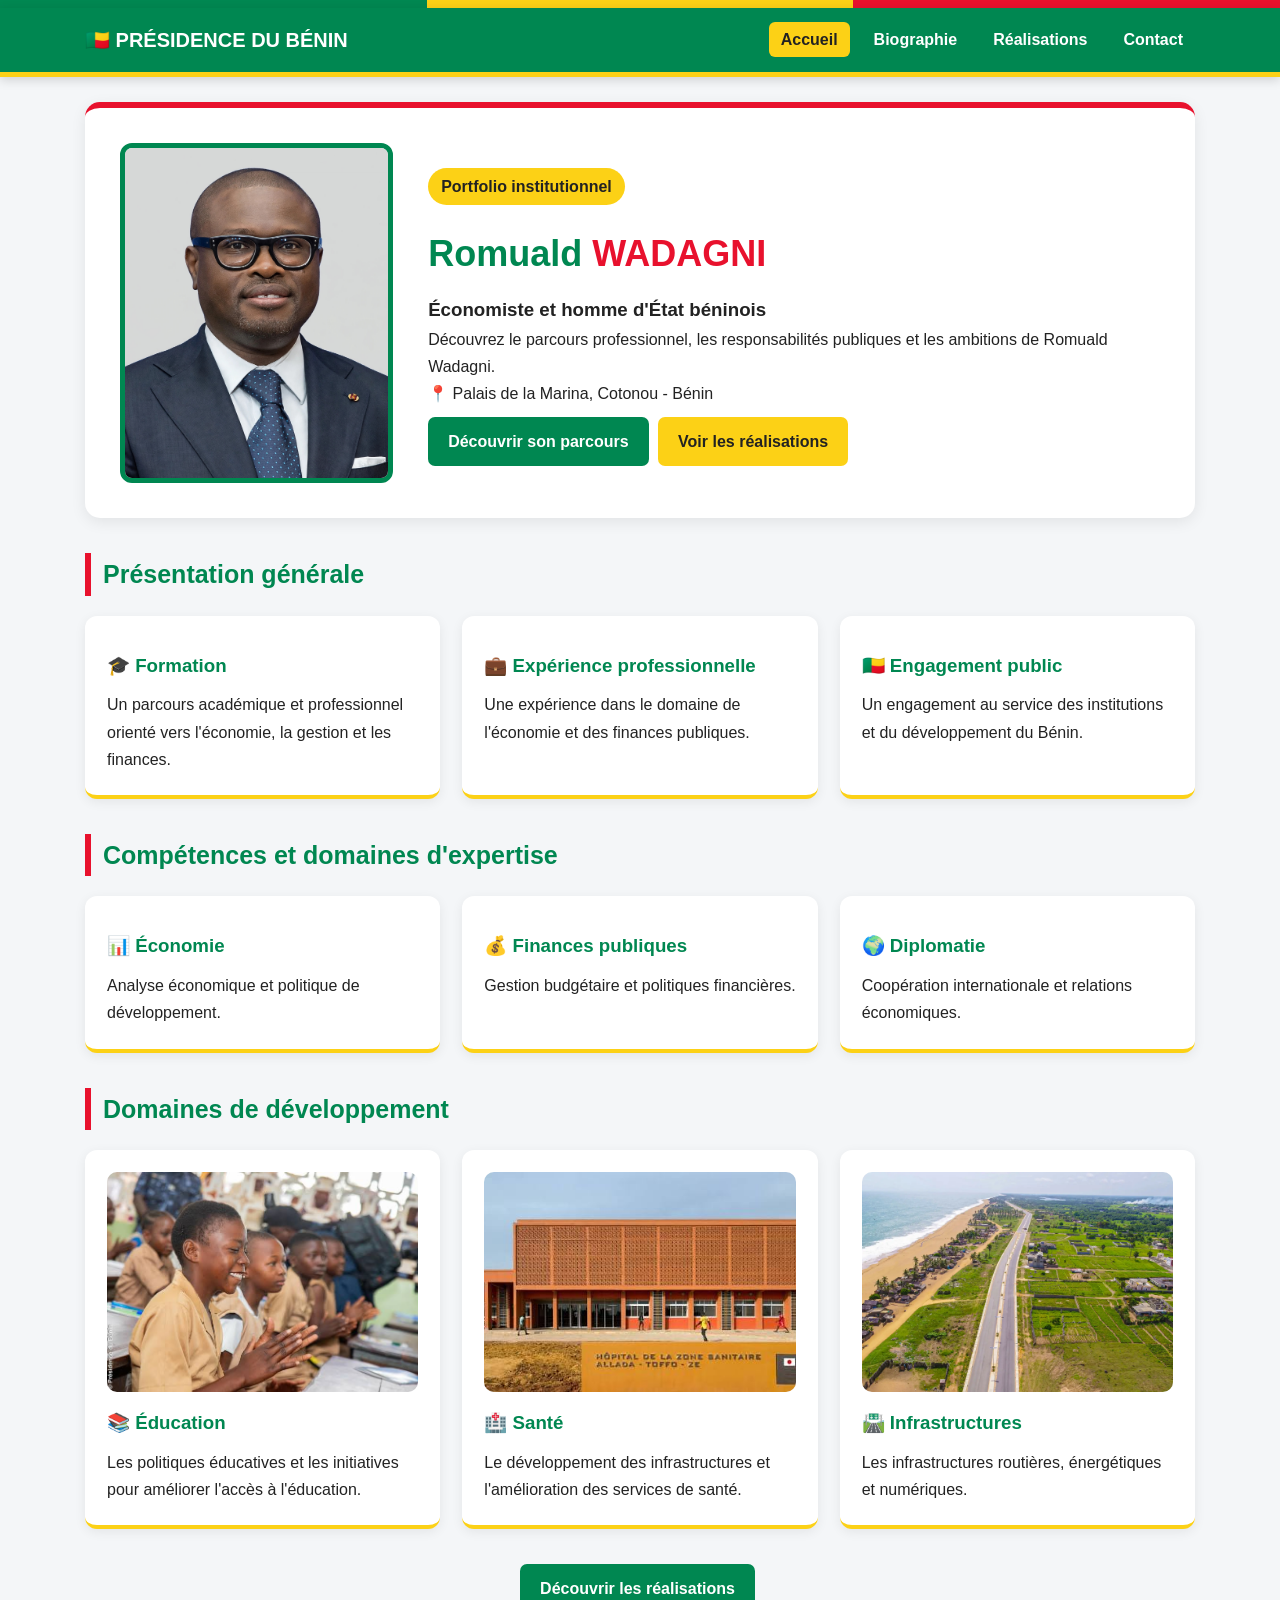
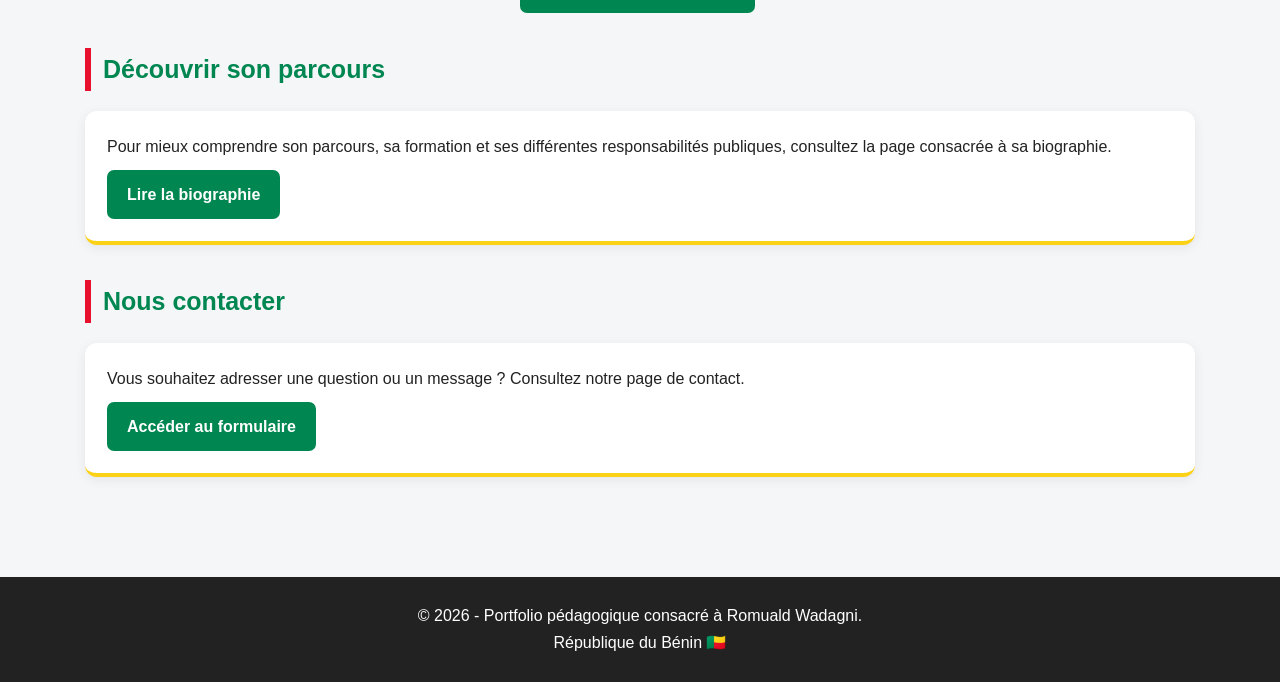
<file: index.html>
<!DOCTYPE html>
<html lang="fr">

<head>
    <meta charset="UTF-8">
    <meta name="viewport" content="width=device-width, initial-scale=1.0">

    <meta name="description" content="Portfolio institutionnel consacré au parcours et aux actions de Romuald Wadagni.">

    <title>Portfolio | Romuald Wadagni</title>

    <link rel="stylesheet" href="style.css">
</head>

<body>

    <!-- DRAPEAU DU BENIN -->
    <div class="drapeau">
        <div style="background:#008751"></div>
        <div style="background:#FCD116"></div>
        <div style="background:#E8112D"></div>
    </div>

    <!-- MENU DE NAVIGATION -->
    <header>
        <nav>

            <h2>🇧🇯 PRÉSIDENCE DU BÉNIN</h2>

            <button class="menu-toggle"
                id="menu-toggle"
                aria-label="Ouvrir le menu"
                aria-expanded="false"
                aria-controls="menu">
                ☰
            </button>

            <ul id="menu">
                <li><a href="index.html" class="active">Accueil</a></li>
                <li><a href="biographie.html">Biographie</a></li>
                <li><a href="realisations.html">Réalisations</a></li>
                <li><a href="contact.html">Contact</a></li>
            </ul>

        </nav>
    </header>

    <main class="container">

        <!-- SECTION ACCUEIL -->
        <section class="hero" id="accueil">

            <img src="images/az.jpg"
                 alt="Portrait de Romuald Wadagni">

            <div>

                <span class="badge">
                    Portfolio institutionnel
                </span>

                <h1>
                    Romuald <span>WADAGNI</span>
                </h1>

                <h3>Économiste et homme d'État béninois</h3>

                <p>
                    Découvrez le parcours professionnel,
                    les responsabilités publiques et les
                    ambitions de Romuald Wadagni.
                </p>

                <p>
                    📍 Palais de la Marina, Cotonou - Bénin
                </p>

                <a href="biographie.html" class="btn">
                    Découvrir son parcours
                </a>

                <a href="realisations.html" class="btn btn-jaune">
                    Voir les réalisations
                </a>

            </div>

        </section>

        <!-- PRESENTATION -->
        <section id="presentation">

            <h2 class="section-title">
                Présentation générale
            </h2>

            <div class="grid">

                <div class="card">

                    <h3>🎓 Formation</h3>

                    <p>
                        Un parcours académique et professionnel
                        orienté vers l'économie, la gestion
                        et les finances.
                    </p>

                </div>

                <div class="card">

                    <h3>💼 Expérience professionnelle</h3>

                    <p>
                        Une expérience dans le domaine
                        de l'économie et des finances publiques.
                    </p>

                </div>

                <div class="card">

                    <h3>🇧🇯 Engagement public</h3>

                    <p>
                        Un engagement au service des institutions
                        et du développement du Bénin.
                    </p>

                </div>

            </div>

        </section>

        <!-- COMPETENCES -->
        <section id="competences">

            <h2 class="section-title">
                Compétences et domaines d'expertise
            </h2>

            <div class="grid">

                <div class="card">

                    <h3>📊 Économie</h3>

                    <p>
                        Analyse économique et politique
                        de développement.
                    </p>

                </div>

                <div class="card">

                    <h3>💰 Finances publiques</h3>

                    <p>
                        Gestion budgétaire et politiques
                        financières.
                    </p>

                </div>

                <div class="card">

                    <h3>🌍 Diplomatie</h3>

                    <p>
                        Coopération internationale et
                        relations économiques.
                    </p>

                </div>

            </div>

        </section>

        <!-- PROJETS -->
        <section id="projets">

            <h2 class="section-title">
                Domaines de développement
            </h2>

            <div class="grid">

                <div class="card projet">

                    <img src="images/im2.jpeg"
                         alt="Éducation au Bénin">

                    <h3>📚 Éducation</h3>

                    <p>
                        Les politiques éducatives et les
                        initiatives pour améliorer
                        l'accès à l'éducation.
                    </p>

                </div>

                <div class="card projet">

                    <img src="images/img1.jpg"
                         alt="Santé au Bénin">

                    <h3>🏥 Santé</h3>

                    <p>
                        Le développement des infrastructures
                        et l'amélioration des services de santé.
                    </p>

                </div>

                <div class="card projet">

                    <img src="images/inf.webp"
                         alt="Infrastructures au Bénin">

                    <h3>🛣️ Infrastructures</h3>

                    <p>
                        Les infrastructures routières,
                        énergétiques et numériques.
                    </p>

                </div>

            </div>

            <div style="text-align:center; margin-top:25px;">

                <a href="realisations.html" class="btn">
                    Découvrir les réalisations
                </a>

            </div>

        </section>

        <!-- PARCOURS -->
        <section id="parcours">

            <h2 class="section-title">
                Découvrir son parcours
            </h2>

            <div class="card">

                <p>
                    Pour mieux comprendre son parcours,
                    sa formation et ses différentes
                    responsabilités publiques, consultez
                    la page consacrée à sa biographie.
                </p>

                <a href="biographie.html" class="btn">
                    Lire la biographie
                </a>

            </div>

        </section>

        <!-- CONTACT -->
        <section id="contact-rapide">

            <h2 class="section-title">
                Nous contacter
            </h2>

            <div class="card">

                <p>
                    Vous souhaitez adresser une question
                    ou un message ? Consultez notre page
                    de contact.
                </p>

                <a href="contact.html" class="btn">
                    Accéder au formulaire
                </a>

            </div>

        </section>

    </main>

    <!-- PIED DE PAGE -->
    <footer>

        <p>
            © 2026 - Portfolio pédagogique consacré
            à Romuald Wadagni.
        </p>

        <p>
            République du Bénin 🇧🇯
        </p>

    </footer>

    <script src="script.js"></script>

</body>
</html>
</file>
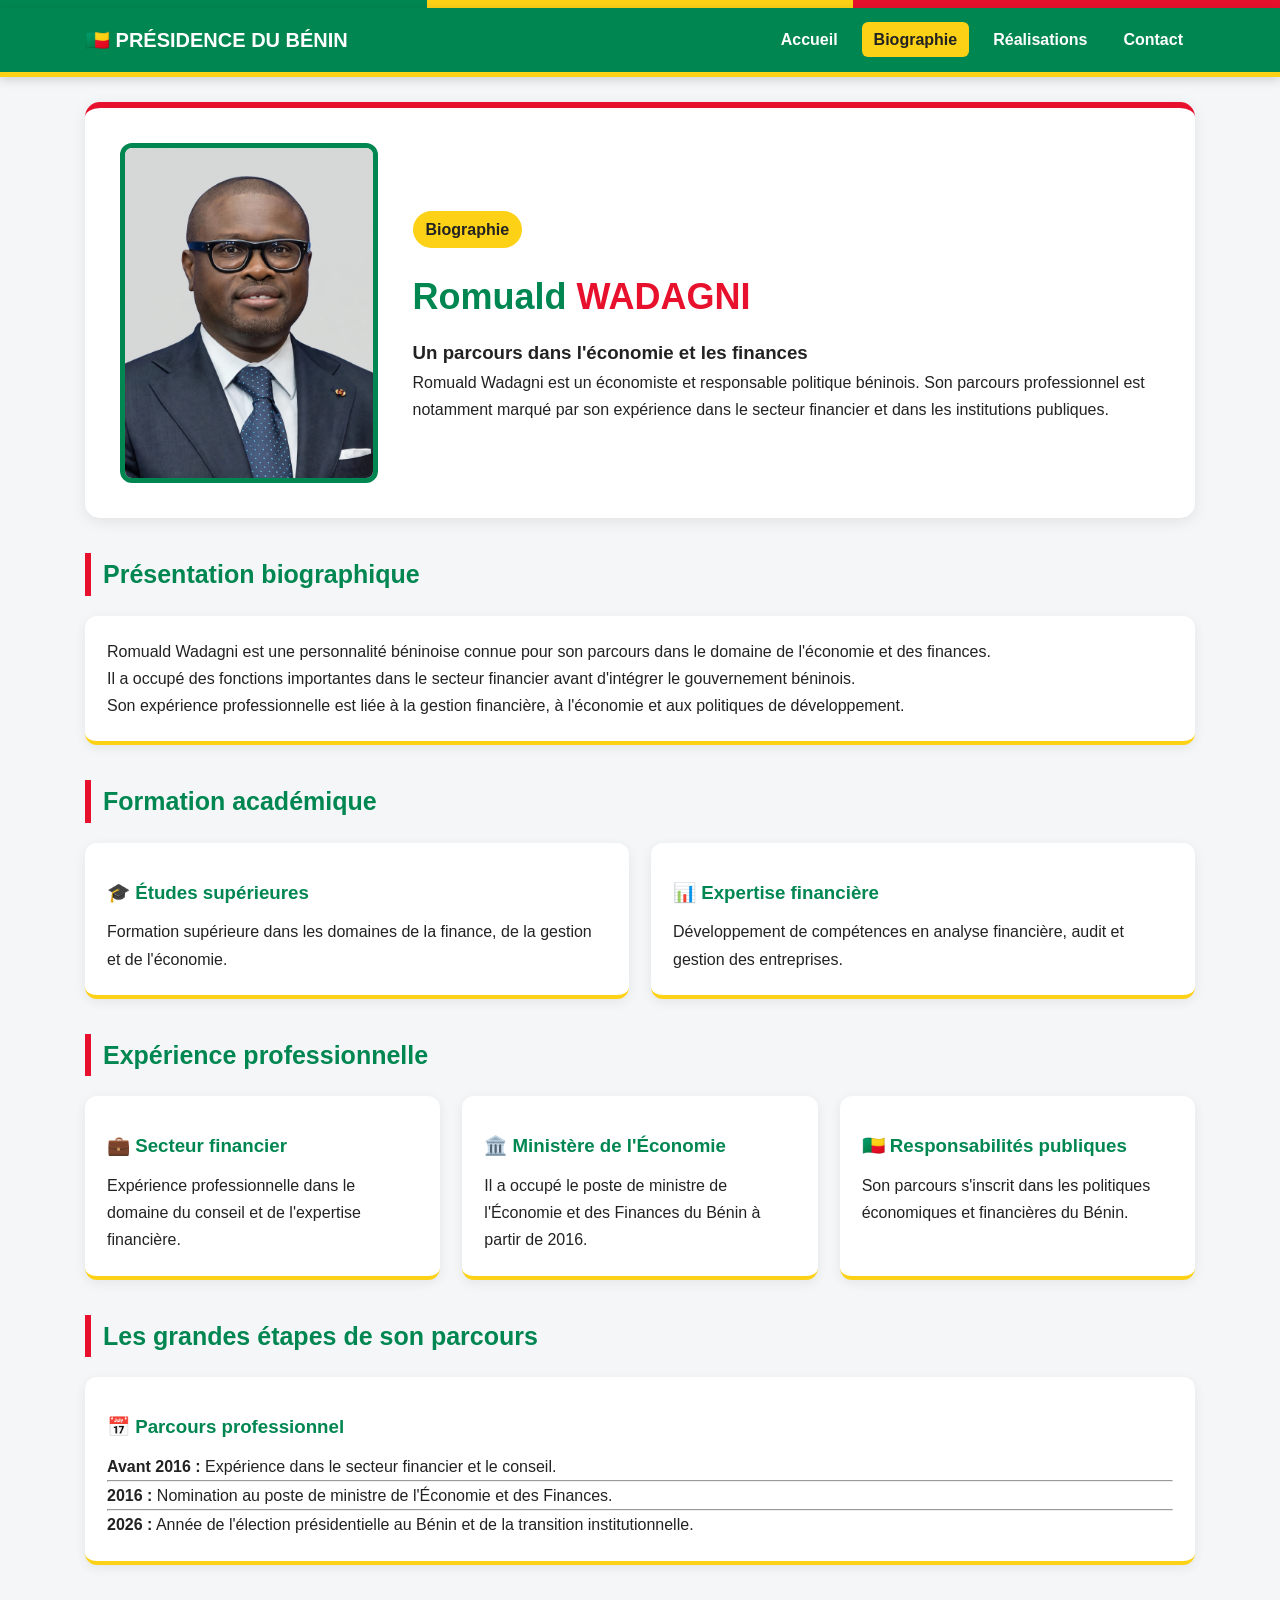
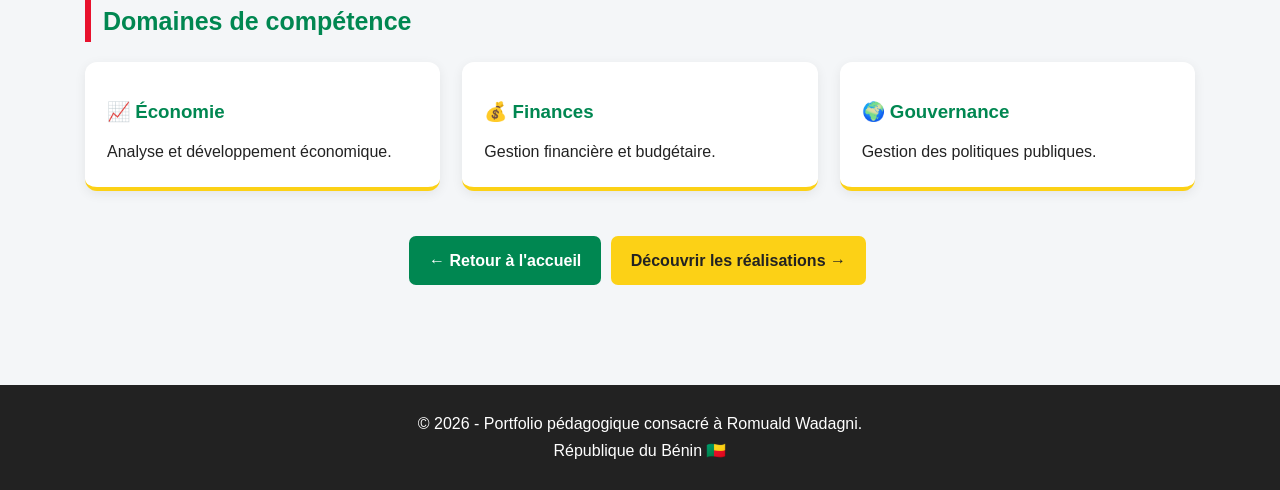
<file: biographie.html>
<!DOCTYPE html>
<html lang="fr">

<head>
    <meta charset="UTF-8">
    <meta name="viewport" content="width=device-width, initial-scale=1.0">

    <meta name="description" content="Biographie et parcours professionnel de Romuald Wadagni.">

    <title>Biographie | Romuald Wadagni</title>

    <link rel="stylesheet" href="style.css">
</head>

<body>

    <!-- DRAPEAU DU BENIN -->
    <div class="drapeau">
        <div style="background:#008751"></div>
        <div style="background:#FCD116"></div>
        <div style="background:#E8112D"></div>
    </div>

    <!-- MENU DE NAVIGATION -->
    <header>
        <nav>

            <h2>🇧🇯 PRÉSIDENCE DU BÉNIN</h2>

            <button class="menu-toggle"
                id="menu-toggle"
                aria-label="Ouvrir le menu"
                aria-expanded="false"
                aria-controls="menu">
                ☰
            </button>

            <ul id="menu">
                <li><a href="index.html">Accueil</a></li>
                <li><a href="biographie.html" class="active">Biographie</a></li>
                <li><a href="realisations.html">Réalisations</a></li>
                <li><a href="contact.html">Contact</a></li>
            </ul>

        </nav>
    </header>

    <main class="container">

        <!-- TITRE PRINCIPAL -->
        <section class="hero">

            <img src="images/az.jpg"
                 alt="Portrait de Romuald Wadagni">

            <div>

                <span class="badge">Biographie</span>

                <h1>
                    Romuald <span>WADAGNI</span>
                </h1>

                <h3>Un parcours dans l'économie et les finances</h3>

                <p>
                    Romuald Wadagni est un économiste et
                    responsable politique béninois.
                    Son parcours professionnel est notamment
                    marqué par son expérience dans le secteur
                    financier et dans les institutions publiques.
                </p>

            </div>

        </section>

        <!-- PRESENTATION -->
        <section>

            <h2 class="section-title">
                Présentation biographique
            </h2>

            <div class="card">

                <p>
                    Romuald Wadagni est une personnalité
                    béninoise connue pour son parcours dans
                    le domaine de l'économie et des finances.
                </p>

                <p>
                    Il a occupé des fonctions importantes
                    dans le secteur financier avant d'intégrer
                    le gouvernement béninois.
                </p>

                <p>
                    Son expérience professionnelle est liée
                    à la gestion financière, à l'économie
                    et aux politiques de développement.
                </p>

            </div>

        </section>

        <!-- FORMATION -->
        <section>

            <h2 class="section-title">
                Formation académique
            </h2>

            <div class="grid">

                <div class="card">

                    <h3>🎓 Études supérieures</h3>

                    <p>
                        Formation supérieure dans les domaines
                        de la finance, de la gestion et de
                        l'économie.
                    </p>

                </div>

                <div class="card">

                    <h3>📊 Expertise financière</h3>

                    <p>
                        Développement de compétences en
                        analyse financière, audit et
                        gestion des entreprises.
                    </p>

                </div>

            </div>

        </section>

        <!-- EXPERIENCE -->
        <section>

            <h2 class="section-title">
                Expérience professionnelle
            </h2>

            <div class="grid">

                <div class="card">

                    <h3>💼 Secteur financier</h3>

                    <p>
                        Expérience professionnelle dans
                        le domaine du conseil et de
                        l'expertise financière.
                    </p>

                </div>

                <div class="card">

                    <h3>🏛️ Ministère de l'Économie</h3>

                    <p>
                        Il a occupé le poste de ministre
                        de l'Économie et des Finances
                        du Bénin à partir de 2016.
                    </p>

                </div>

                <div class="card">

                    <h3>🇧🇯 Responsabilités publiques</h3>

                    <p>
                        Son parcours s'inscrit dans les
                        politiques économiques et
                        financières du Bénin.
                    </p>

                </div>

            </div>

        </section>

        <!-- CHRONOLOGIE -->
        <section>

            <h2 class="section-title">
                Les grandes étapes de son parcours
            </h2>

            <div class="card">

                <h3>📅 Parcours professionnel</h3>

                <p>
                    <strong>Avant 2016 :</strong>
                    Expérience dans le secteur financier
                    et le conseil.
                </p>

                <hr>

                <p>
                    <strong>2016 :</strong>
                    Nomination au poste de ministre
                    de l'Économie et des Finances.
                </p>

                <hr>

                <p>
                    <strong>2026 :</strong>
                    Année de l'élection présidentielle
                    au Bénin et de la transition institutionnelle.
                </p>

            </div>

        </section>

        <!-- QUALITES -->
        <section>

            <h2 class="section-title">
                Domaines de compétence
            </h2>

            <div class="grid">

                <div class="card">
                    <h3>📈 Économie</h3>
                    <p>Analyse et développement économique.</p>
                </div>

                <div class="card">
                    <h3>💰 Finances</h3>
                    <p>Gestion financière et budgétaire.</p>
                </div>

                <div class="card">
                    <h3>🌍 Gouvernance</h3>
                    <p>Gestion des politiques publiques.</p>
                </div>

            </div>

        </section>

        <!-- RETOUR -->
        <section style="text-align:center">

            <a href="index.html" class="btn">
                ← Retour à l'accueil
            </a>

            <a href="realisations.html" class="btn btn-jaune">
                Découvrir les réalisations →
            </a>

        </section>

    </main>

    <!-- PIED DE PAGE -->
    <footer>

        <p>
            © 2026 - Portfolio pédagogique consacré
            à Romuald Wadagni.
        </p>

        <p>République du Bénin 🇧🇯</p>

    </footer>

    <script src="script.js"></script>

</body>
</html>
</file>
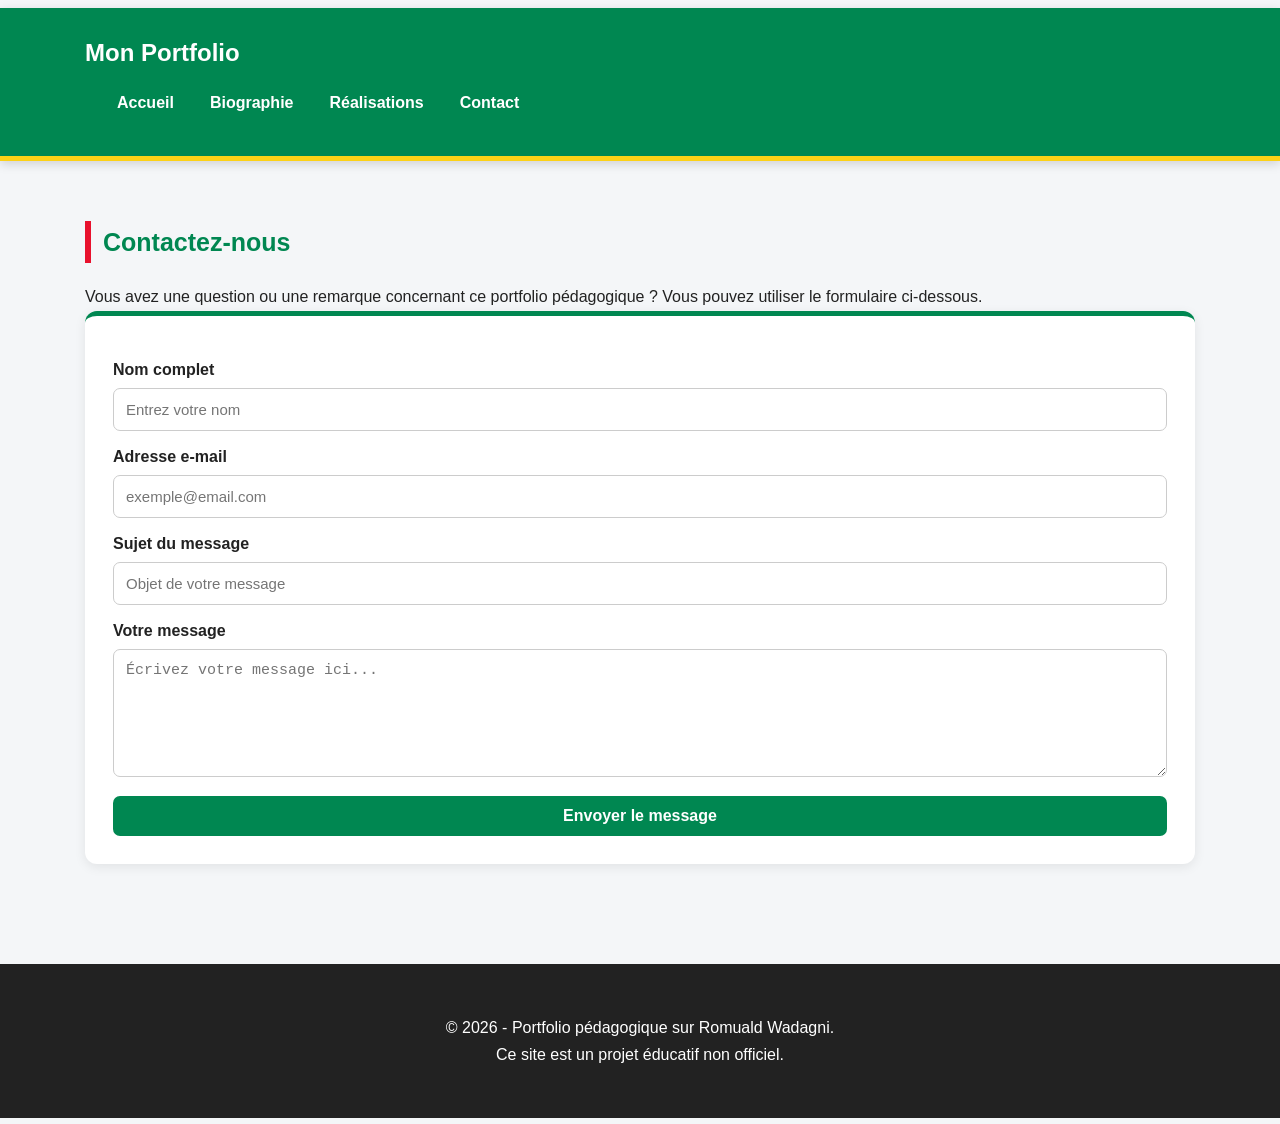
<file: contact.html>
<!DOCTYPE html>
<html lang="fr">
<head>
    <meta charset="UTF-8">
    <meta name="viewport" content="width=device-width, initial-scale=1.0">
    <title>Contact | Portfolio Romuald Wadagni</title>
    <link rel="stylesheet" href="style.css">
</head>
<body>

    <div class="drapeau"></div>

    <header>
        <div class="container">
            <h2>Mon Portfolio</h2>

            <button class="menu-toggle" id="menu-toggle"
                aria-label="Ouvrir le menu"
                aria-expanded="false"
                aria-controls="menu">☰</button>

            <nav>
                <ul id="menu">
                    <li><a href="index.html">Accueil</a></li>
                    <li><a href="biographie.html">Biographie</a></li>
                    <li><a href="realisations.html">Réalisations</a></li>
                    <li><a href="contact.html">Contact</a></li>
                </ul>
            </nav>
        </div>
    </header>

    <main class="container">
        <section class="section">
            <h1 class="section-title">Contactez-nous</h1>

            <p>
                Vous avez une question ou une remarque concernant
                ce portfolio pédagogique ? Vous pouvez utiliser
                le formulaire ci-dessous.
            </p>

            <form id="contact-form">
                <label for="nom">Nom complet</label>
                <input type="text" id="nom" name="nom"
                    placeholder="Entrez votre nom" required>

                <label for="email">Adresse e-mail</label>
                <input type="email" id="email" name="email"
                    placeholder="exemple@email.com" required>

                <label for="sujet">Sujet du message</label>
                <input type="text" id="sujet" name="sujet"
                    placeholder="Objet de votre message" required>

                <label for="message">Votre message</label>
                <textarea id="message" name="message" rows="6"
                    placeholder="Écrivez votre message ici..." required></textarea>

                <button type="submit" class="btn">Envoyer le message</button>

                <p id="confirmation" role="status" aria-live="polite"></p>
            </form>
        </section>
    </main>

    <footer>
        <div class="container">
            <p>© 2026 - Portfolio pédagogique sur Romuald Wadagni.</p>
            <p>Ce site est un projet éducatif non officiel.</p>
        </div>
    </footer>

    <script src="script.js"></script>
</body>
</html>
</file>
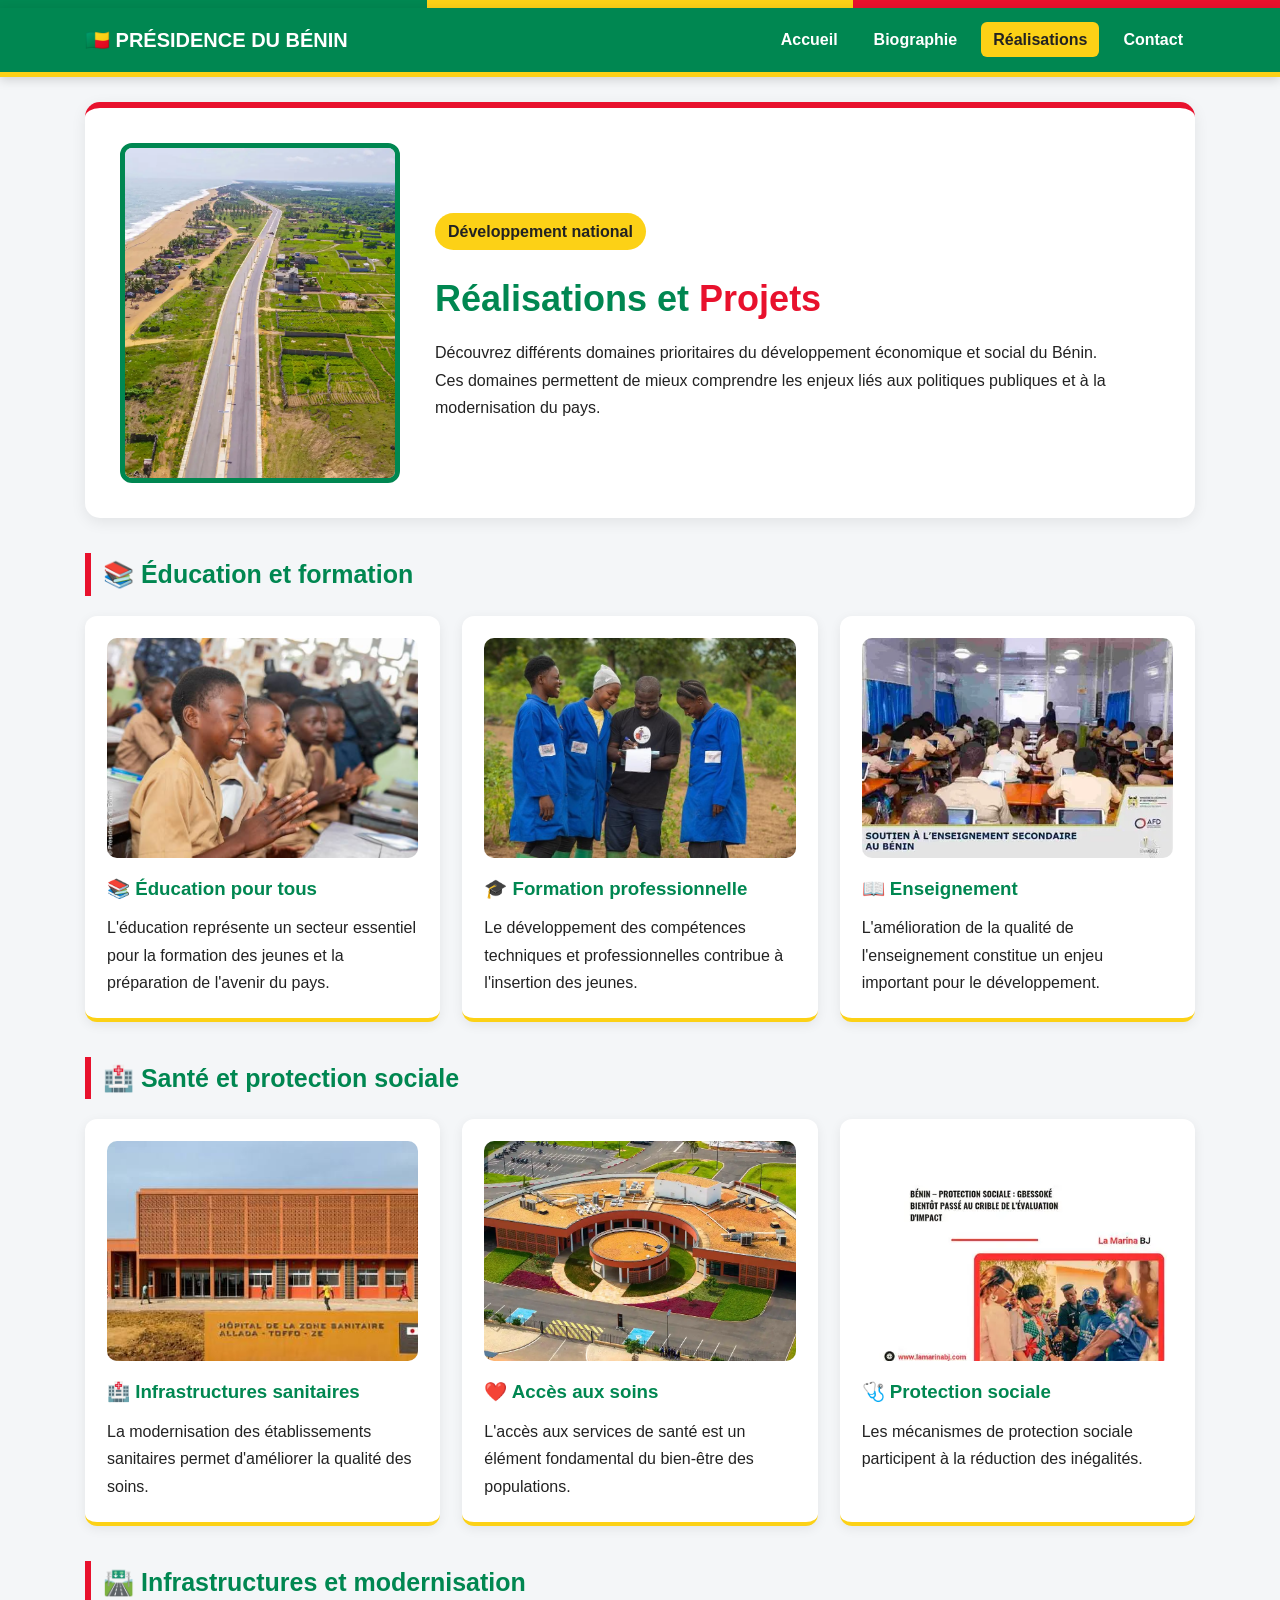
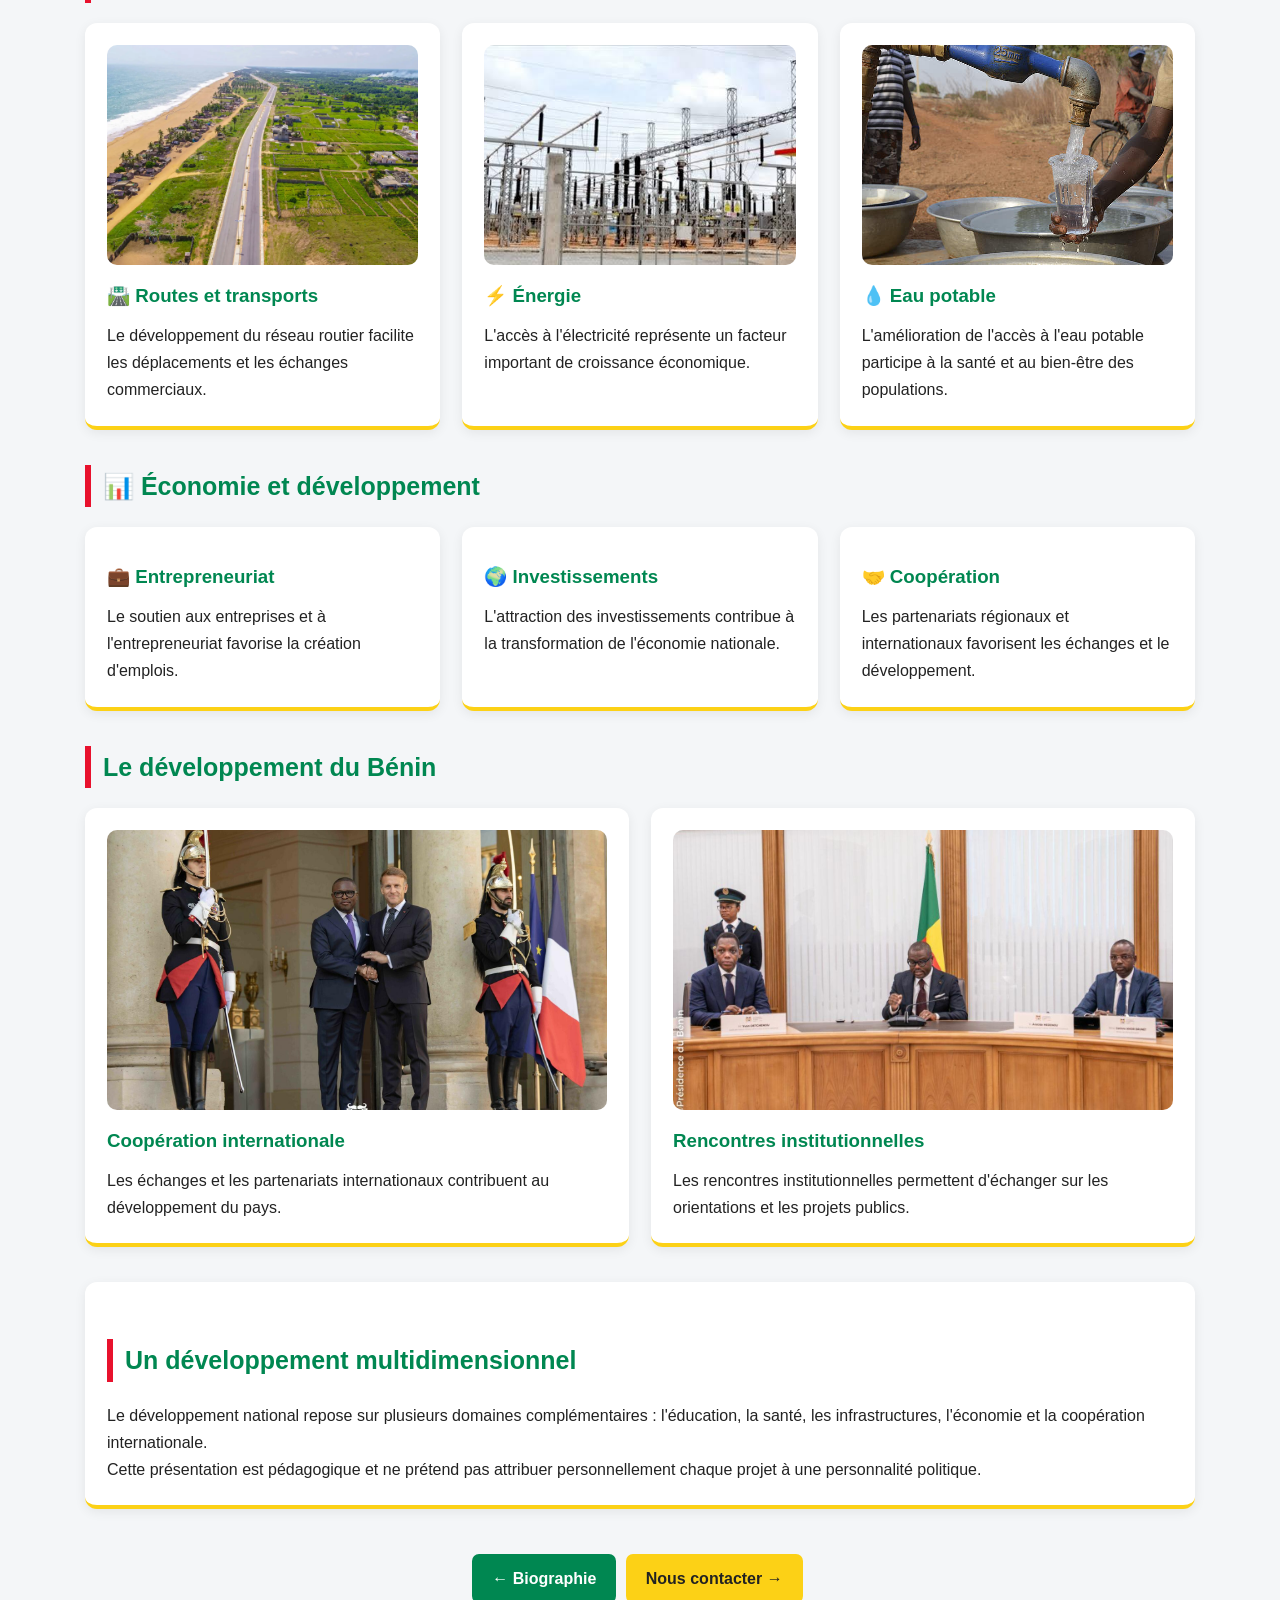
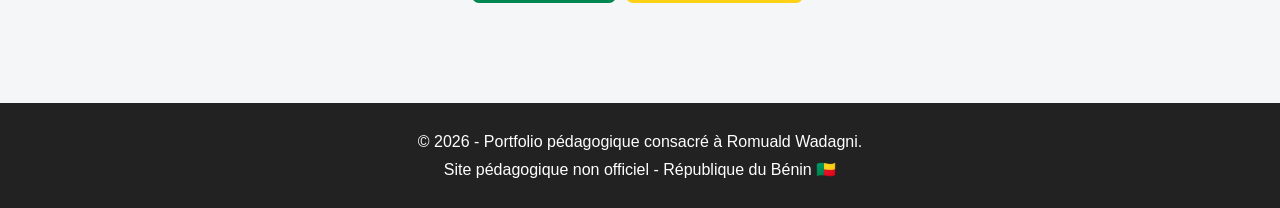
<file: realisations.html>
<!DOCTYPE html>
<html lang="fr">

<head>
    <meta charset="UTF-8">
    <meta name="viewport" content="width=device-width, initial-scale=1.0">

    <meta name="description" content="Présentation des domaines de développement et des réalisations publiques au Bénin.">

    <title>Réalisations | Portfolio Bénin</title>

    <link rel="stylesheet" href="style.css">
</head>

<body>

    <!-- DRAPEAU DU BENIN -->
    <div class="drapeau">
        <div style="background:#008751"></div>
        <div style="background:#FCD116"></div>
        <div style="background:#E8112D"></div>
    </div>

    <!-- NAVIGATION -->
    <header>
        <nav>

            <h2>🇧🇯 PRÉSIDENCE DU BÉNIN</h2>

            <button class="menu-toggle"
                id="menu-toggle"
                aria-label="Ouvrir le menu"
                aria-expanded="false"
                aria-controls="menu">
                ☰
            </button>

            <ul id="menu">
                <li><a href="index.html">Accueil</a></li>
                <li><a href="biographie.html">Biographie</a></li>
                <li><a href="realisations.html" class="active">Réalisations</a></li>
                <li><a href="contact.html">Contact</a></li>
            </ul>

        </nav>
    </header>

    <main class="container">

        <!-- INTRODUCTION -->
        <section class="hero">

            <img src="images/inf.webp"
                 alt="Infrastructures et développement au Bénin">

            <div>

                <span class="badge">Développement national</span>

                <h1>
                    Réalisations et
                    <span>Projets</span>
                </h1>

                <p>
                    Découvrez différents domaines prioritaires
                    du développement économique et social
                    du Bénin.
                </p>

                <p>
                    Ces domaines permettent de mieux comprendre
                    les enjeux liés aux politiques publiques
                    et à la modernisation du pays.
                </p>

            </div>

        </section>

        <!-- EDUCATION -->
        <section>

            <h2 class="section-title">
                📚 Éducation et formation
            </h2>

            <div class="grid">

                <div class="card projet">

                    <img src="images/im2.jpeg"
                         alt="Éducation au Bénin">

                   <h3>📚 Éducation pour tous</h3>

                    <p>
                        L'éducation représente un secteur
                        essentiel pour la formation des jeunes
                        et la préparation de l'avenir du pays.
                    </p>

                </div>

                <div class="card">

                    <img src="images/f.jpg"
                         alt="Formation professionnelle">

                    <h3>🎓 Formation professionnelle</h3>

                    <p>
                        Le développement des compétences
                        techniques et professionnelles
                        contribue à l'insertion des jeunes.
                    </p>

                </div>

                <div class="card">

                    <img src="images/ae.webp"
                         alt="Enseignement">

                    <h3>📖 Enseignement</h3>

                    <p>
                        L'amélioration de la qualité de
                        l'enseignement constitue un enjeu
                        important pour le développement.
                    </p>

                </div>

            </div>

        </section>

        <!-- SANTE -->
        <section>

            <h2 class="section-title">
                🏥 Santé et protection sociale
            </h2>

            <div class="grid">

                <div class="card projet">

                    <img src="images/img1.jpg"
                         alt="Infrastructures sanitaires">

                    <h3>🏥 Infrastructures sanitaires</h3>

                    <p>
                        La modernisation des établissements
                        sanitaires permet d'améliorer
                        la qualité des soins.
                    </p>

                </div>

                <div class="card">

                    <img src="images/cs.webp"
                         alt="Centre de santé">

                    <h3>❤️ Accès aux soins</h3>

                    <p>
                        L'accès aux services de santé
                        est un élément fondamental
                        du bien-être des populations.
                    </p>

                </div>

                <div class="card">

                    <img src="images/ps.webp"
                         alt="Protection sociale">

                    <h3>🩺 Protection sociale</h3>

                    <p>
                        Les mécanismes de protection sociale
                        participent à la réduction des
                        inégalités.
                    </p>

                </div>

            </div>

        </section>

        <!-- INFRASTRUCTURES -->
        <section>

            <h2 class="section-title">
                🛣️ Infrastructures et modernisation
            </h2>

            <div class="grid">

                <div class="card projet">

                    <img src="images/inf.webp"
                         alt="Routes et infrastructures">

                    <h3>🛣️ Routes et transports</h3>

                    <p>
                        Le développement du réseau routier
                        facilite les déplacements et
                        les échanges commerciaux.
                    </p>

                </div>

                <div class="card">

                    <img src="images/en.jpg"
                         alt="Énergie électrique">

                    <h3>⚡ Énergie</h3>

                    <p>
                        L'accès à l'électricité représente
                        un facteur important de croissance
                        économique.
                    </p>

                </div>

                <div class="card">

                    <img src="images/e.jpg"
                         alt="Eau potable">

                    <h3>💧 Eau potable</h3>

                    <p>
                        L'amélioration de l'accès à l'eau
                        potable participe à la santé
                        et au bien-être des populations.
                    </p>

                </div>

            </div>

        </section>

        <!-- ECONOMIE -->
        <section>

            <h2 class="section-title">
                📊 Économie et développement
            </h2>

            <div class="grid">

                <div class="card">

                    <h3>💼 Entrepreneuriat</h3>

                    <p>
                        Le soutien aux entreprises et
                        à l'entrepreneuriat favorise
                        la création d'emplois.
                    </p>

                </div>

                <div class="card">

                    <h3>🌍 Investissements</h3>

                    <p>
                        L'attraction des investissements
                        contribue à la transformation
                        de l'économie nationale.
                    </p>

                </div>

                <div class="card">

                    <h3>🤝 Coopération</h3>

                    <p>
                        Les partenariats régionaux et
                        internationaux favorisent
                        les échanges et le développement.
                    </p>

                </div>

            </div>

        </section>

        <!-- DEUX IMAGES COTE A COTE -->
        <section>

            <h2 class="section-title">
                Le développement du Bénin
            </h2>

            <div class="grid">

                <div class="card">

                    <img src="images/imfr.jpg"
                         alt="Coopération internationale"
                         style="width:100%; height:280px; object-fit:cover; border-radius:10px;">

                    <h3>Coopération internationale</h3>

                    <p>
                        Les échanges et les partenariats
                        internationaux contribuent au
                        développement du pays.
                    </p>

                </div>

                <div class="card">

                    <img src="images/mi.jpg"
                         alt="Réunion avec des ministres"
                         style="width:100%; height:280px; object-fit:cover; border-radius:10px;">

                    <h3>Rencontres institutionnelles</h3>

                    <p>
                        Les rencontres institutionnelles
                        permettent d'échanger sur les
                        orientations et les projets publics.
                    </p>

                </div>

            </div>

        </section>

        <!-- CONCLUSION -->
        <section class="card">

            <h2 class="section-title">
                Un développement multidimensionnel
            </h2>

            <p>
                Le développement national repose sur
                plusieurs domaines complémentaires :
                l'éducation, la santé, les infrastructures,
                l'économie et la coopération internationale.
            </p>

            <p>
                Cette présentation est pédagogique et
                ne prétend pas attribuer personnellement
                chaque projet à une personnalité politique.
            </p>

        </section>

        <!-- NAVIGATION BASSE -->
        <section style="text-align:center">

            <a href="biographie.html" class="btn">
                ← Biographie
            </a>

            <a href="contact.html" class="btn btn-jaune">
                Nous contacter →
            </a>

        </section>

    </main>

    <!-- FOOTER -->
    <footer>

        <p>
            © 2026 - Portfolio pédagogique consacré
            à Romuald Wadagni.
        </p>

        <p>
            Site pédagogique non officiel - République du Bénin 🇧🇯
        </p>

    </footer>

    <script src="script.js"></script>

</body>
</html>
</file>
<file: style.css>
/* =================================
   PORTFOLIO - PRESIDENCE DU BENIN
   Feuille de style principale
================================= */

:root {
    --vert: #008751;
    --jaune: #FCD116;
    --rouge: #E8112D;
    --bleu: #0a3d62;
    --fond: #f4f6f8;
    --blanc: #ffffff;
    --texte: #222222;
}

* {
    margin: 0;
    padding: 0;
    box-sizing: border-box;
}

html {
    scroll-behavior: smooth;
}

body {
    font-family: Arial, sans-serif;
    background: var(--fond);
    color: var(--texte);
    line-height: 1.7;
}

/* BARRE DU DRAPEAU */

.drapeau {
    display: flex;
    height: 8px;
}

.drapeau div {
    flex: 1;
}

/* NAVIGATION */

header {
    background: var(--vert);
    color: white;
    position: sticky;
    top: 0;
    z-index: 1000;
    border-bottom: 5px solid var(--jaune);
    box-shadow: 0 3px 10px rgba(0,0,0,0.15);
}

nav {
    max-width: 1150px;
    margin: auto;
    padding: 15px 20px;
    display: flex;
    justify-content: space-between;
    align-items: center;
}

nav h2 {
    font-size: 20px;
}

nav ul {
    display: flex;
    align-items: center;
    list-style: none;
    gap: 12px;
}

nav a {
    color: white;
    text-decoration: none;
    font-weight: bold;
    padding: 9px 12px;
    border-radius: 6px;
    transition: 0.3s;
}

nav a:hover,
nav a.active {
    background: var(--jaune);
    color: #222;
}

/* BOUTON MENU MOBILE */

.menu-toggle {
    display: none;
    background: transparent;
    color: white;
    border: 2px solid white;
    width: auto;
    padding: 7px 12px;
    font-size: 24px;
    cursor: pointer;
}

/* CONTENEUR */

.container {
    max-width: 1150px;
    margin: auto;
    padding: 25px 20px;
}

section {
    margin-bottom: 35px;
    scroll-margin-top: 110px;
}

/* ACCUEIL */

.hero {
    display: flex;
    align-items: center;
    gap: 35px;
    background: white;
    padding: 35px;
    border-radius: 15px;
    border-top: 6px solid var(--rouge);
    box-shadow: 0 4px 15px rgba(0,0,0,0.08);
}

.hero img {
    width: 280px;
    height: 340px;
    object-fit: cover;
    border-radius: 12px;
    border: 5px solid var(--vert);
}

.hero h1 {
    font-size: 36px;
    color: var(--vert);
    margin: 10px 0;
}

.hero h1 span {
    color: var(--rouge);
}

/* BADGES */

.badge {
    display: inline-block;
    background: var(--jaune);
    color: #222;
    padding: 5px 13px;
    border-radius: 25px;
    font-weight: bold;
    margin: 8px 0;
}

/* BOUTONS */

.btn {
    display: inline-block;
    background: var(--vert);
    color: white;
    text-decoration: none;
    padding: 11px 20px;
    border-radius: 7px;
    margin: 10px 5px 0 0;
    font-weight: bold;
    transition: 0.3s;
}

.btn:hover {
    transform: translateY(-3px);
    background: #006a40;
}

.btn-jaune {
    background: var(--jaune);
    color: #222;
}

.btn-rouge {
    background: var(--rouge);
}

/* TITRES */

.section-title {
    color: var(--vert);
    border-left: 6px solid var(--rouge);
    padding-left: 12px;
    margin: 35px 0 20px;
    font-size: 25px;
}

/* GRILLE ET CARTES */

.grid {
    display: grid;
    grid-template-columns: repeat(auto-fit, minmax(250px, 1fr));
    gap: 22px;
}

.card {
    background: white;
    padding: 22px;
    border-radius: 12px;
    box-shadow: 0 3px 12px rgba(0,0,0,0.07);
    border-bottom: 4px solid var(--jaune);
    transition: 0.3s;
}

.card:hover {
    transform: translateY(-5px);
    box-shadow: 0 8px 20px rgba(0,0,0,0.12);
}

.card h3 {
    color: var(--vert);
    margin-bottom: 10px;
}

.card span {
    display: inline-block;
    background: #e8f5ee;
    padding: 4px 10px;
    border-radius: 20px;
    font-size: 13px;
    margin: 3px;
}

.projet img {
    width: 100%;
    height: 190px;
    object-fit: cover;
    border-radius: 9px;
    margin-bottom: 12px;
}

/* FORMULAIRE */

form {
    background: white;
    padding: 28px;
    border-radius: 12px;
    box-shadow: 0 3px 12px rgba(0,0,0,0.08);
    border-top: 5px solid var(--vert);
}

label {
    display: block;
    font-weight: bold;
    margin-top: 12px;
}

input,
select,
textarea {
    width: 100%;
    padding: 12px;
    margin-top: 5px;
    border: 1px solid #ccc;
    border-radius: 7px;
    font-size: 15px;
}

input:focus,
select:focus,
textarea:focus {
    outline: 2px solid var(--vert);
}

button {
    background: var(--vert);
    color: white;
    border: none;
    padding: 13px;
    width: 100%;
    border-radius: 7px;
    margin-top: 15px;
    font-size: 16px;
    font-weight: bold;
    cursor: pointer;
}

/* STATISTIQUES */

#stats {
    background: var(--vert);
    color: white;
    padding: 22px;
    border-radius: 12px;
    margin-top: 20px;
    display: flex;
    justify-content: space-around;
    text-align: center;
    flex-wrap: wrap;
    gap: 15px;
}

#stats b {
    display: block;
    color: var(--jaune);
    font-size: 28px;
}

/* PIED DE PAGE */

footer {
    text-align: center;
    padding: 25px;
    background: #222;
    color: white;
    margin-top: 40px;
}

/* RESPONSIVE */

@media (max-width: 768px) {

    nav {
        flex-wrap: wrap;
    }

    .menu-toggle {
        display: block;
    }

    nav ul {
        display: none;
        flex-direction: column;
        width: 100%;
        align-items: stretch;
        padding-top: 15px;
    }

    nav ul.show {
        display: flex;
    }

    nav ul li {
        width: 100%;
    }

    nav a {
        display: block;
    }

    .hero {
        flex-direction: column;
        text-align: center;
        padding: 22px;
    }

    .hero img {
        width: 100%;
        max-width: 280px;
        height: 320px;
    }

    .hero h1 {
        font-size: 28px;
    }

    .section-title {
        font-size: 22px;
    }
}

@media (max-width: 480px) {

    .container {
        padding: 15px;
    }

    .hero {
        padding: 18px;
    }

    .card {
        padding: 17px;
    }

    #stats {
        flex-direction: column;
    }
}

/* UNIFORMISATION DES IMAGES DE LA PAGE REALISATIONS */

.card img {
    width: 100%;
    height: 220px;
    object-fit: cover;
    display: block;
    border-radius: 10px;
    margin-bottom: 15px;
}

/* Images principales des projets */
.card.projet img {
    width: 100%;
    height: 220px;
    object-fit: cover;
}

/* Adaptation aux téléphones */
@media screen and (max-width: 768px) {
    .card img,
    .card.projet img {
        height: 200px;
    }
}

.card h3 {
    color: #008751;
    font-weight: bold;
    margin-top: 12px;
    margin-bottom: 10px;
}
</file>
